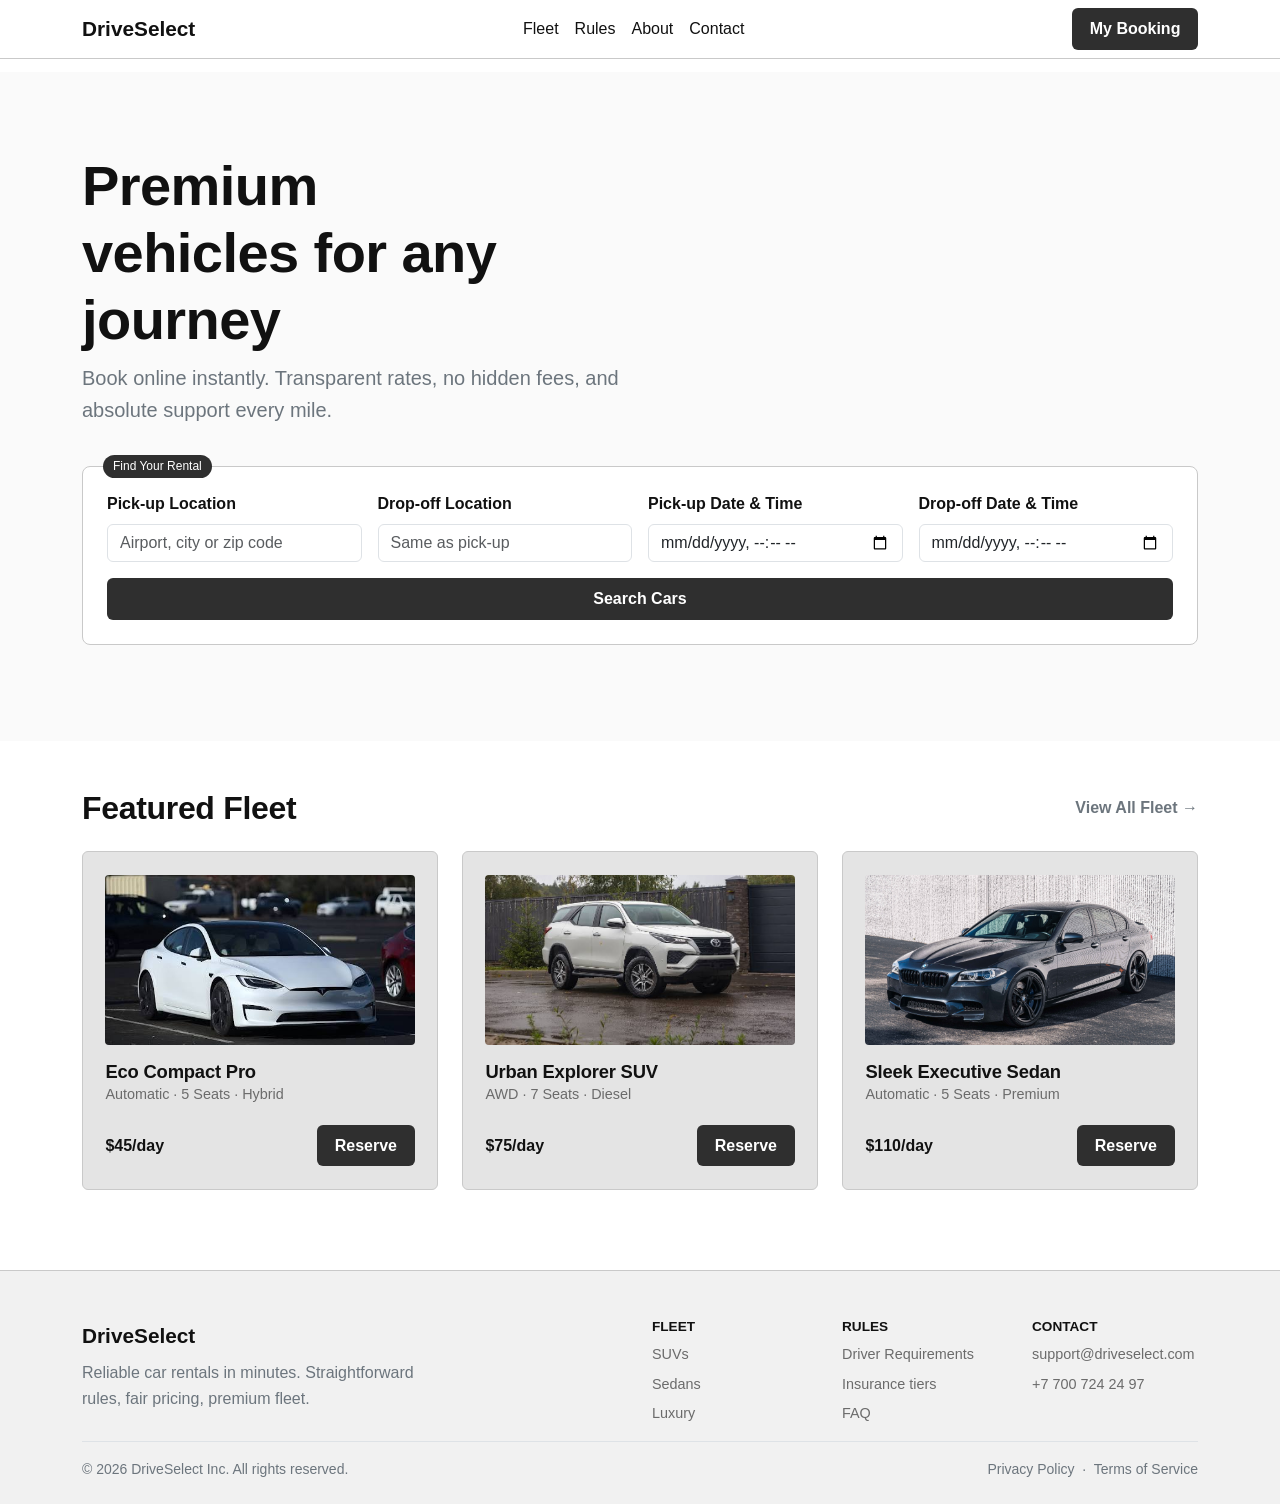
<file: index.html>
<!DOCTYPE html>
<html lang="en">
<head>
  <meta charset="UTF-8">
  <meta name="viewport" content="width=device-width, initial-scale=1">
  <title>Home | DriveSelect</title>
  <link href="https://cdn.jsdelivr.net/npm/bootstrap@5.3.3/dist/css/bootstrap.min.css" rel="stylesheet">
  <link href="css/style.css" rel="stylesheet">
</head>
<body>

  <header id="siteHeader">
    <nav class="navbar navbar-expand-md" aria-label="Main navigation">
      <div class="container">
        <a class="logo" href="index.html">DriveSelect</a>

        <button class="navbar-toggler" type="button"
                data-bs-toggle="collapse" data-bs-target="#menu"
                aria-controls="menu" aria-expanded="false" aria-label="Toggle navigation">
          <span class="navbar-toggler-icon"></span>
        </button>

        <div class="collapse navbar-collapse" id="menu">
          <ul class="navbar-nav mx-auto">
            <li class="nav-item"><a class="nav-link" href="fleet.html">Fleet</a></li>
            <li class="nav-item"><a class="nav-link" href="rules.html">Rules</a></li>
            <li class="nav-item"><a class="nav-link" href="about.html">About</a></li>
            <li class="nav-item"><a class="nav-link" href="contact.html">Contact</a></li>
          </ul>
          <a href="contact.html" class="btn btn-dark-ws">My Booking</a>
        </div>
      </div>
    </nav>
  </header>
  <main>

    <section class="hero">
      <div class="container">
        <h1>Premium vehicles for any journey</h1>
        <p class="lead text-secondary col-md-6 px-0">
          Book online instantly. Transparent rates, no hidden fees, and absolute support every mile.
        </p>

        <form class="search-widget" action="fleet.html">
          <span class="tag">Find Your Rental</span>
          <div class="row g-3 align-items-end">

            <div class="col-12 col-md-6 col-lg-3">
              <label class="form-label fw-semibold" for="pu">Pick-up Location</label>
              <input type="text" class="form-control" id="pu" placeholder="Airport, city or zip code">
            </div>

            <div class="col-12 col-md-6 col-lg-3">
              <label class="form-label fw-semibold" for="do">Drop-off Location</label>
              <input type="text" class="form-control" id="do" placeholder="Same as pick-up">
            </div>

            <div class="col-12 col-md-6 col-lg-3">
              <label class="form-label fw-semibold" for="pd">Pick-up Date &amp; Time</label>
              <input type="datetime-local" class="form-control" id="pd">
            </div>

            <div class="col-12 col-md-6 col-lg-3">
              <label class="form-label fw-semibold" for="dd">Drop-off Date &amp; Time</label>
              <input type="datetime-local" class="form-control" id="dd">
            </div>
          </div>
          <button class="btn btn-dark-ws mt-3 w-100" type="submit">Search Cars</button>
        </form>
      </div>
    </section>

    <section class="container pt-5">
      <div class="d-flex justify-content-between align-items-center mb-4">
        <h2 class="mb-0">Featured Fleet</h2>
        <a class="fw-semibold text-secondary" href="fleet.html">View All Fleet &rarr;</a>
      </div>

      <div class="car-grid">

        <article class="car-card">
          <img class="car-img" src="imegas/tesla.jpg" alt="Eco Compact Pro" loading="lazy">
          <h3>Eco Compact Pro</h3>
          <p class="meta mb-0">Automatic &middot; 5 Seats &middot; Hybrid</p>
          <div class="car-bottom">
            <span class="price">$45/day</span>
            <a href="contact.html" class="btn btn-dark-ws">Reserve</a>
          </div>
        </article>

        <article class="car-card">
          <img class="car-img" src="imegas/fortuner.jpg" alt="Urban Explorer SUV" loading="lazy">
          <h3>Urban Explorer SUV</h3>
          <p class="meta mb-0">AWD &middot; 7 Seats &middot; Diesel</p>
          <div class="car-bottom">
            <span class="price">$75/day</span>
            <a href="contact.html" class="btn btn-dark-ws">Reserve</a>
          </div>
        </article>

        <article class="car-card">
          <img class="car-img" src="imegas/f10.jpg" alt="Sleek Executive Sedan" loading="lazy">
          <h3>Sleek Executive Sedan</h3>
          <p class="meta mb-0">Automatic &middot; 5 Seats &middot; Premium</p>
          <div class="car-bottom">
            <span class="price">$110/day</span>
            <a href="contact.html" class="btn btn-dark-ws">Reserve</a>
          </div>
        </article>
      </div>
    </section>

  </main>

  <footer>
    <div class="container">
      <div class="row g-4">
        <div class="col-12 col-md-6">
          <p class="logo mb-2">DriveSelect</p>
          <p class="text-secondary col-md-8 px-0">
            Reliable car rentals in minutes. Straightforward rules, fair pricing, premium fleet.
          </p>
        </div>

        <div class="col-4 col-md-2">
          <h4>Fleet</h4>
          <ul class="list-unstyled">
            <li>SUVs</li>
            <li>Sedans</li>
            <li>Luxury</li>
          </ul>
        </div>

        <div class="col-4 col-md-2">
          <h4>Rules</h4>
          <ul class="list-unstyled">
            <li><a href="rules.html">Driver Requirements</a></li>
            <li><a href="rules.html">Insurance tiers</a></li>
            <li><a href="rules.html">FAQ</a></li>
          </ul>
        </div>

        <div class="col-4 col-md-2">
          <h4>Contact</h4>
          <ul class="list-unstyled">
            <li>support@driveselect.com</li>
            <li>+7 700 724 24 97</li>
          </ul>
        </div>
      </div>

      <div class="d-flex justify-content-between flex-wrap gap-2 border-top pt-3 small text-secondary">
        <span>&copy; 2026 DriveSelect Inc. All rights reserved.</span>
        <span>Privacy Policy &nbsp;&middot;&nbsp; Terms of Service</span>
      </div>
    </div>
  </footer>

  <script src="https://cdn.jsdelivr.net/npm/bootstrap@5.3.3/dist/js/bootstrap.bundle.min.js"></script>
</body>
</html>
</file>
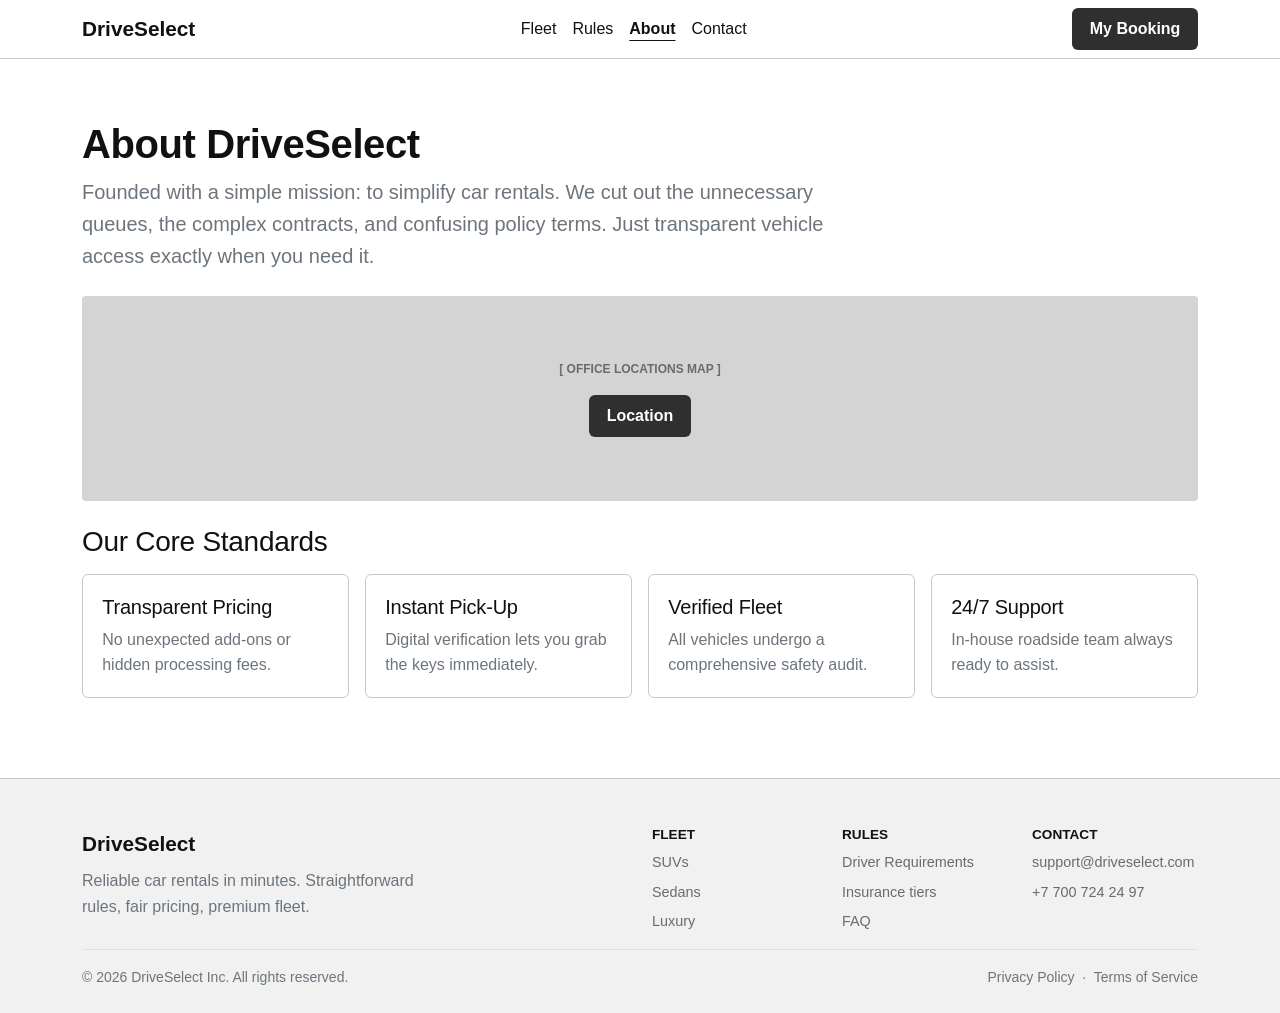
<file: about.html>
<!DOCTYPE html>
<html lang="en">
<head>
  <meta charset="UTF-8">
  <meta name="viewport" content="width=device-width, initial-scale=1">
  <title>About | DriveSelect</title>
  <link href="https://cdn.jsdelivr.net/npm/bootstrap@5.3.3/dist/css/bootstrap.min.css" rel="stylesheet">
  <link href="css/style.css" rel="stylesheet">
</head>
<body>

  
  <header id="siteHeader">
    <nav class="navbar navbar-expand-md" aria-label="Main navigation">
      <div class="container">
        <a class="logo" href="index.html">DriveSelect</a>

        <button class="navbar-toggler" type="button"
                data-bs-toggle="collapse" data-bs-target="#menu"
                aria-controls="menu" aria-expanded="false" aria-label="Toggle navigation">
          <span class="navbar-toggler-icon"></span>
        </button>

        <div class="collapse navbar-collapse" id="menu">
          <ul class="navbar-nav mx-auto">
            <li class="nav-item"><a class="nav-link" href="fleet.html">Fleet</a></li>
            <li class="nav-item"><a class="nav-link" href="rules.html">Rules</a></li>
            <li class="nav-item"><a class="nav-link active" href="about.html">About</a></li>
            <li class="nav-item"><a class="nav-link" href="contact.html">Contact</a></li>
          </ul>
          <a href="contact.html" class="btn btn-dark-ws">My Booking</a>
        </div>
      </div>
    </nav>
  </header>

  <main>
    <section class="container pt-5">
      <h1>About DriveSelect</h1>
      <p class="lead text-secondary col-lg-8 px-0">
        Founded with a simple mission: to simplify car rentals. We cut out the unnecessary
        queues, the complex contracts, and confusing policy terms. Just transparent vehicle
        access exactly when you need it.
      </p>

      
      <div class="photo my-4 d-flex flex-column align-items-center justify-content-center gap-3"
           style="padding:4rem 0">
        <span>[ OFFICE LOCATIONS MAP ]</span>
        <a class="btn btn-dark-ws" id="locationBtn"
           href="https://2gis.kz/astana/geo/70000001061742254"
           target="_blank" rel="noopener noreferrer">Location</a>
      </div>

      
      <h2 class="h3 mb-3">Our Core Standards</h2>
      <div class="about-grid">
        <div>
          <h3 class="h5">Transparent Pricing</h3>
          <p class="mb-0 text-secondary">No unexpected add-ons or hidden processing fees.</p>
        </div>
        <div>
          <h3 class="h5">Instant Pick-Up</h3>
          <p class="mb-0 text-secondary">Digital verification lets you grab the keys immediately.</p>
        </div>
        <div>
          <h3 class="h5">Verified Fleet</h3>
          <p class="mb-0 text-secondary">All vehicles undergo a comprehensive safety audit.</p>
        </div>
        <div>
          <h3 class="h5">24/7 Support</h3>
          <p class="mb-0 text-secondary">In-house roadside team always ready to assist.</p>
        </div>
      </div>
    </section>
  </main>

  
  <footer>
    <div class="container">
      <div class="row g-4">
        <div class="col-12 col-md-6">
          <p class="logo mb-2">DriveSelect</p>
          <p class="text-secondary col-md-8 px-0">
            Reliable car rentals in minutes. Straightforward rules, fair pricing, premium fleet.
          </p>
        </div>

        <div class="col-4 col-md-2">
          <h4>Fleet</h4>
          <ul class="list-unstyled">
            <li>SUVs</li>
            <li>Sedans</li>
            <li>Luxury</li>
          </ul>
        </div>

        <div class="col-4 col-md-2">
          <h4>Rules</h4>
          <ul class="list-unstyled">
            <li><a href="rules.html">Driver Requirements</a></li>
            <li><a href="rules.html">Insurance tiers</a></li>
            <li><a href="rules.html">FAQ</a></li>
          </ul>
        </div>

        <div class="col-4 col-md-2">
          <h4>Contact</h4>
          <ul class="list-unstyled">
            <li>support@driveselect.com</li>
            <li>+7 700 724 24 97</li>
          </ul>
        </div>
      </div>

      <div class="d-flex justify-content-between flex-wrap gap-2 border-top pt-3 small text-secondary">
        <span>&copy; 2026 DriveSelect Inc. All rights reserved.</span>
        <span>Privacy Policy &nbsp;&middot;&nbsp; Terms of Service</span>
      </div>
    </div>
  </footer>

  <script src="https://cdn.jsdelivr.net/npm/bootstrap@5.3.3/dist/js/bootstrap.bundle.min.js"></script>
</body>
</html>
</file>
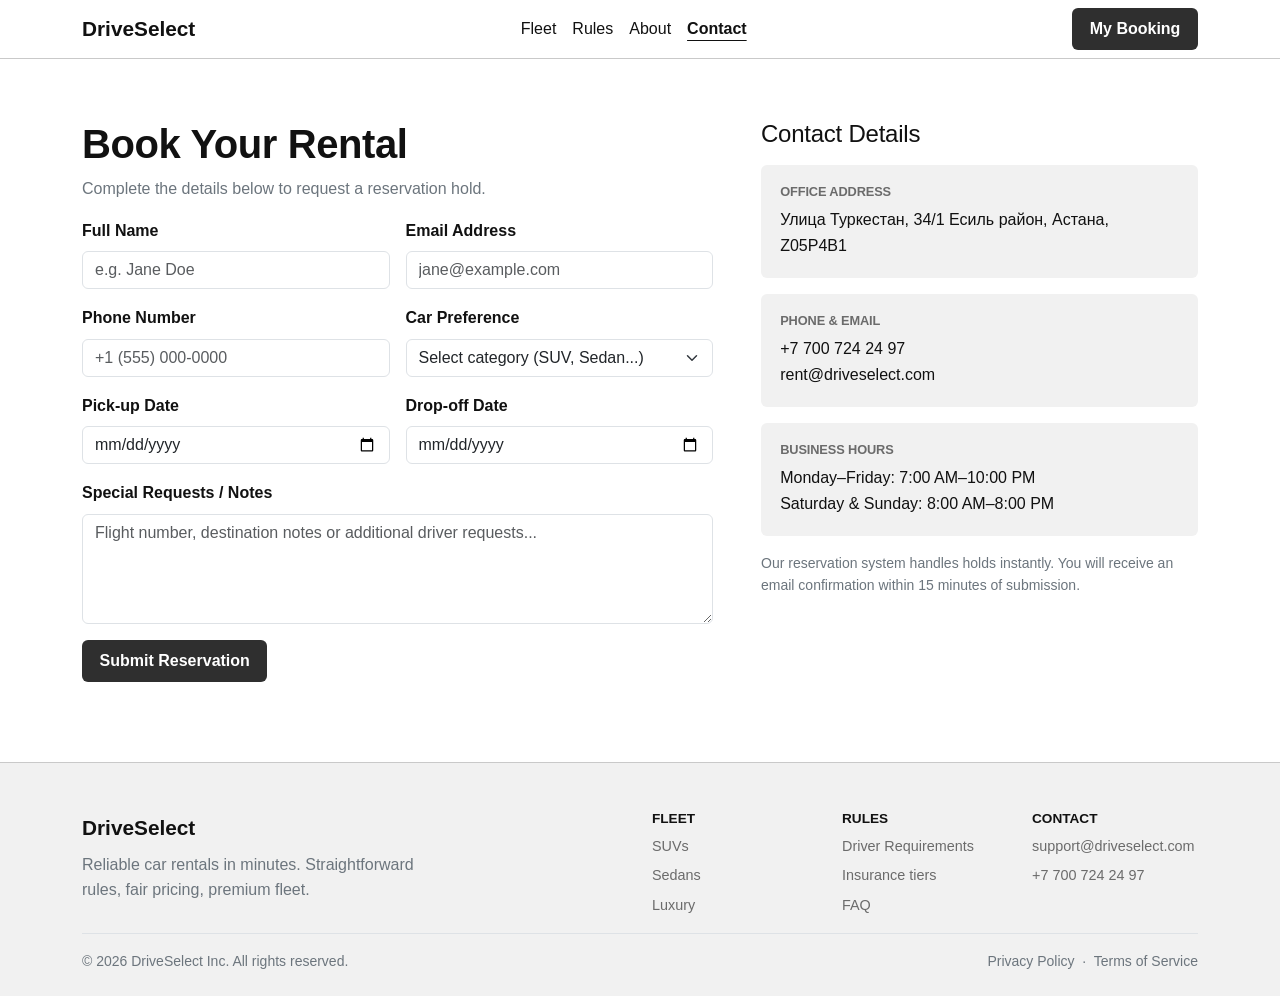
<file: contact.html>
<!DOCTYPE html>
<html lang="en">
<head>
  <meta charset="UTF-8">
  <meta name="viewport" content="width=device-width, initial-scale=1">
  <title>Contact | DriveSelect</title>
  <link href="https://cdn.jsdelivr.net/npm/bootstrap@5.3.3/dist/css/bootstrap.min.css" rel="stylesheet">
  <link href="css/style.css" rel="stylesheet">
</head>
<body>

  <header id="siteHeader">
    <nav class="navbar navbar-expand-md" aria-label="Main navigation">
      <div class="container">
        <a class="logo" href="index.html">DriveSelect</a>

        <button class="navbar-toggler" type="button"
                data-bs-toggle="collapse" data-bs-target="#menu"
                aria-controls="menu" aria-expanded="false" aria-label="Toggle navigation">
          <span class="navbar-toggler-icon"></span>
        </button>

        <div class="collapse navbar-collapse" id="menu">
          <ul class="navbar-nav mx-auto">
            <li class="nav-item"><a class="nav-link" href="fleet.html">Fleet</a></li>
            <li class="nav-item"><a class="nav-link" href="rules.html">Rules</a></li>
            <li class="nav-item"><a class="nav-link" href="about.html">About</a></li>
            <li class="nav-item"><a class="nav-link active" href="contact.html">Contact</a></li>
          </ul>
          <a href="contact.html" class="btn btn-dark-ws">My Booking</a>
        </div>
      </div>
    </nav>
  </header>

  <main>
    <section class="container pt-5">
      <div class="row g-5">

        <div class="col-12 col-lg-7">
          <h1>Book Your Rental</h1>
          <p class="text-secondary">Complete the details below to request a reservation hold.</p>

          <form action="#" method="post">
            <div class="row g-3">

            <div class="col-12 col-md-6">
              <label class="form-label fw-semibold" for="name">Full Name</label>
              <input type="text" class="form-control" id="name" name="name" placeholder="e.g. Jane Doe">
            </div>

            <div class="col-12 col-md-6">
              <label class="form-label fw-semibold" for="email">Email Address</label>
              <input type="email" class="form-control" id="email" name="email" placeholder="jane@example.com">
            </div>

            <div class="col-12 col-md-6">
              <label class="form-label fw-semibold" for="phone">Phone Number</label>
              <input type="tel" class="form-control" id="phone" name="phone" placeholder="+1 (555) 000-0000">
            </div>

              <div class="col-12 col-md-6">
                <label class="form-label fw-semibold" for="car">Car Preference</label>
                <select class="form-select" id="car">
                <option>Select category (SUV, Sedan...)</option>
                <option>SUV</option>
                <option>Sedan</option>
                <option>Compact</option>
                <option>Luxury</option>
                </select>
              </div>

            <div class="col-12 col-md-6">
              <label class="form-label fw-semibold" for="pu">Pick-up Date</label>
              <input type="date" class="form-control" id="pu" name="pu">
            </div>

            <div class="col-12 col-md-6">
              <label class="form-label fw-semibold" for="do">Drop-off Date</label>
              <input type="date" class="form-control" id="do" name="do">
            </div>

              <div class="col-12">
                <label class="form-label fw-semibold" for="notes">Special Requests / Notes</label>
                <textarea class="form-control" id="notes" rows="4"
                          placeholder="Flight number, destination notes or additional driver requests..."></textarea>
              </div>

              <div class="col-12">
                <button type="submit" class="btn btn-dark-ws">Submit Reservation</button>
              </div>
            </div>
          </form>
        </div>

        <aside class="col-12 col-lg-5">
          <h2 class="h4 mb-3">Contact Details</h2>

          <div class="info-card">
            <h3>Office Address</h3>
            <address class="mb-0">
              Улица Туркестан, 34/1
              Есиль район, Астана, Z05P4B1
            </address>
          </div>

          <div class="info-card">
            <h3>Phone &amp; Email</h3>
            <p class="mb-0">
              +7 700 724 24 97<br>
              rent@driveselect.com
            </p>
          </div>

          <div class="info-card">
            <h3>Business Hours</h3>
            <p class="mb-0">
              Monday&ndash;Friday: 7:00 AM&ndash;10:00 PM<br>
              Saturday &amp; Sunday: 8:00 AM&ndash;8:00 PM
            </p>
          </div>

          <p class="small text-secondary">
            Our reservation system handles holds instantly. You will receive an email
            confirmation within 15 minutes of submission.
          </p>
        </aside>

      </div>
    </section>
  </main>

  <footer>
    <div class="container">
      <div class="row g-4">
        <div class="col-12 col-md-6">
          <p class="logo mb-2">DriveSelect</p>
          <p class="text-secondary col-md-8 px-0">
            Reliable car rentals in minutes. Straightforward rules, fair pricing, premium fleet.
          </p>
        </div>

        <div class="col-4 col-md-2">
          <h4>Fleet</h4>
          <ul class="list-unstyled">
            <li>SUVs</li>
            <li>Sedans</li>
            <li>Luxury</li>
          </ul>
        </div>

        <div class="col-4 col-md-2">
          <h4>Rules</h4>
          <ul class="list-unstyled">
            <li><a href="rules.html">Driver Requirements</a></li>
            <li><a href="rules.html">Insurance tiers</a></li>
            <li><a href="rules.html">FAQ</a></li>
          </ul>
        </div>

        <div class="col-4 col-md-2">
          <h4>Contact</h4>
          <ul class="list-unstyled">
            <li>support@driveselect.com</li>
            <li>+7 700 724 24 97</li>
          </ul>
        </div>
      </div>

      <div class="d-flex justify-content-between flex-wrap gap-2 border-top pt-3 small text-secondary">
        <span>&copy; 2026 DriveSelect Inc. All rights reserved.</span>
        <span>Privacy Policy &nbsp;&middot;&nbsp; Terms of Service</span>
      </div>
    </div>
  </footer>

  <script src="https://cdn.jsdelivr.net/npm/bootstrap@5.3.3/dist/js/bootstrap.bundle.min.js"></script>
</body>
</html>
</file>
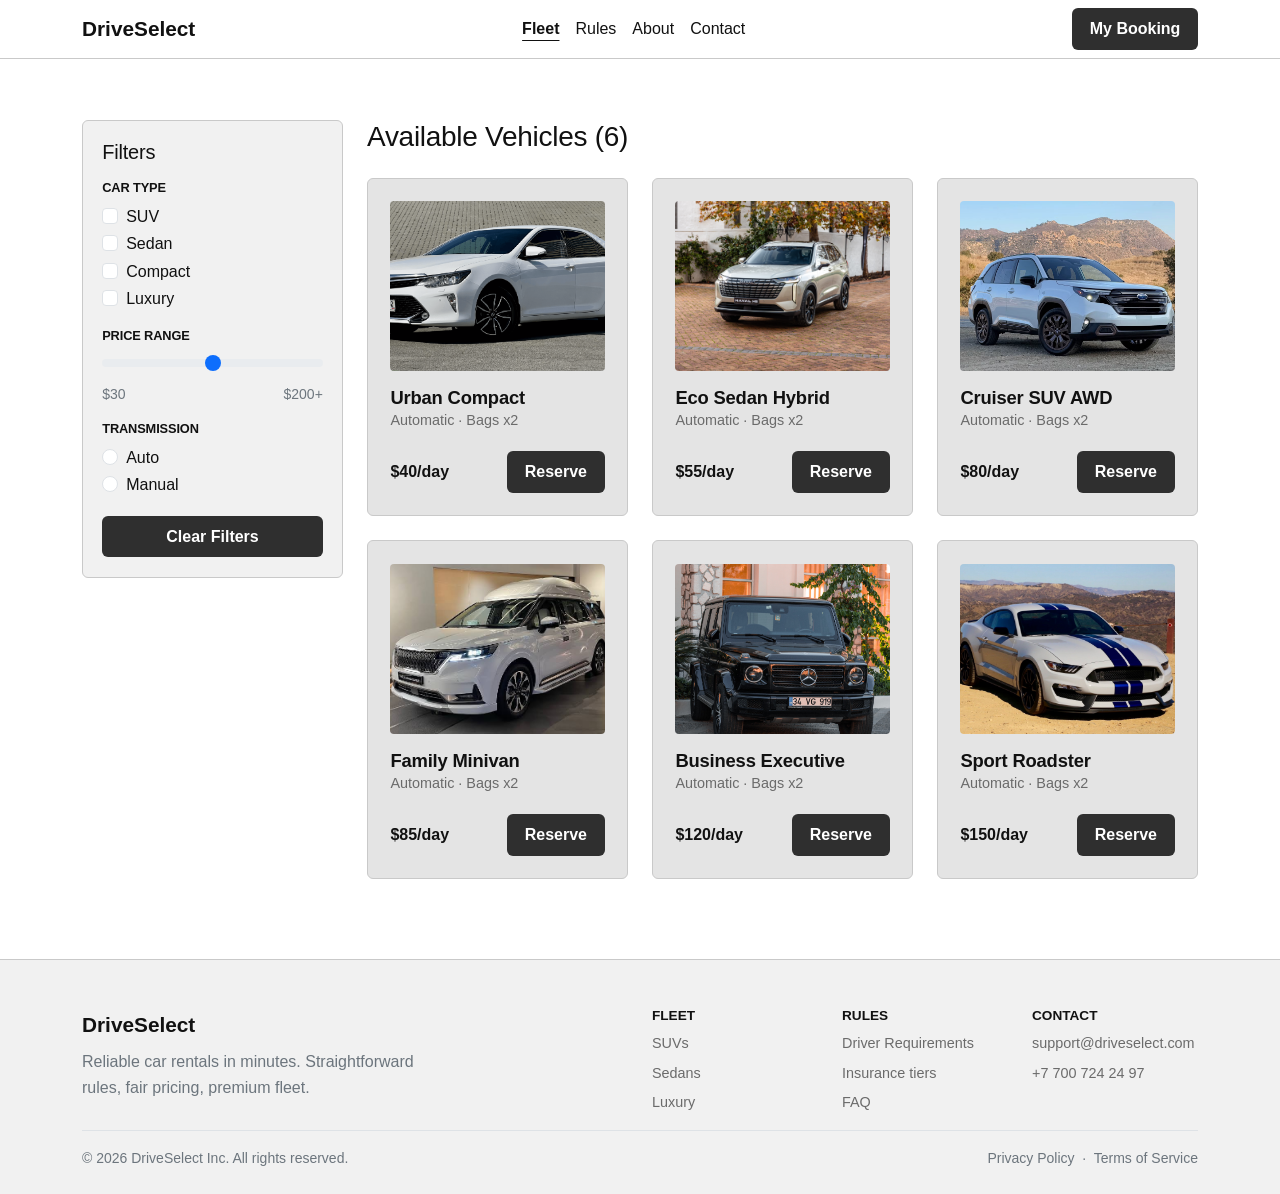
<file: fleet.html>
<!DOCTYPE html>
<html lang="en">
<head>
  <meta charset="UTF-8">
  <meta name="viewport" content="width=device-width, initial-scale=1">
  <title>Fleet | DriveSelect</title>
  <link href="https://cdn.jsdelivr.net/npm/bootstrap@5.3.3/dist/css/bootstrap.min.css" rel="stylesheet">
  <link href="css/style.css" rel="stylesheet">
</head>
<body>

  <header id="siteHeader">
    <nav class="navbar navbar-expand-md" aria-label="Main navigation">
      <div class="container">
        <a class="logo" href="index.html">DriveSelect</a>

        <button class="navbar-toggler" type="button"
                data-bs-toggle="collapse" data-bs-target="#menu"
                aria-controls="menu" aria-expanded="false" aria-label="Toggle navigation">
          <span class="navbar-toggler-icon"></span>
        </button>

        <div class="collapse navbar-collapse" id="menu">
          <ul class="navbar-nav mx-auto">
            <li class="nav-item"><a class="nav-link active" href="fleet.html">Fleet</a></li>
            <li class="nav-item"><a class="nav-link" href="rules.html">Rules</a></li>
            <li class="nav-item"><a class="nav-link" href="about.html">About</a></li>
            <li class="nav-item"><a class="nav-link" href="contact.html">Contact</a></li>
          </ul>
          <a href="contact.html" class="btn btn-dark-ws">My Booking</a>
        </div>
      </div>
    </nav>
  </header>

  <main>
    <section class="container pt-5">
      <div class="row g-4">
        <aside class="col-12 col-lg-3">
          <form class="filters">
            <h2 class="h5">Filters</h2>

            <h3>Car Type</h3>
            <div class="form-check">
              <input class="form-check-input" type="checkbox" id="SUV">
              <label class="form-check-label" for="SUV">SUV</label>
            </div>

            <div class="form-check">
              <input class="form-check-input" type="checkbox" id="Sedan">
              <label class="form-check-label" for="Sedan">Sedan</label>
            </div>

            <div class="form-check">
              <input class="form-check-input" type="checkbox" id="Compact">
              <label class="form-check-label" for="Compact">Compact</label>
            </div>

            <div class="form-check">
              <input class="form-check-input" type="checkbox" id="Luxury">
              <label class="form-check-label" for="Luxury">Luxury</label>
            </div>

            <h3>Price Range</h3>
            <input type="range" class="form-range" min="30" max="200" id="price" aria-label="Price range">
            <div class="d-flex justify-content-between small text-secondary">
              <span>$30</span>
              <span>$200+</span>
            </div>

            <h3>Transmission</h3>
            <div class="form-check">
              <input class="form-check-input" type="radio" name="tr" id="auto">
              <label class="form-check-label" for="auto">Auto</label>
            </div>
            <div class="form-check">
              <input class="form-check-input" type="radio" name="tr" id="man">
              <label class="form-check-label" for="man">Manual</label>
            </div>

            <button type="reset" class="btn btn-dark-ws w-100 mt-3">Clear Filters</button>
          </form>
        </aside>

        <div class="col-12 col-lg-9">
          <h1 class="h3 mb-4">Available Vehicles (6)</h1>

          <div class="car-grid" style="grid-template-columns:repeat(auto-fill,minmax(230px,1fr))">

            <article class="car-card">
              <img class="car-img" src="imegas/55.png" alt="Urban Compact" loading="lazy">
              <h3>Urban Compact</h3>
              <p class="meta mb-0">Automatic &middot; Bags x2</p>
              <div class="car-bottom">
                <span class="price">$40/day</span>
                <a href="contact.html" class="btn btn-dark-ws">Reserve</a>
              </div>
            </article>

            <article class="car-card">
              <img class="car-img" src="imegas/Haval.jpg" alt="Eco Sedan Hybrid" loading="lazy">
              <h3>Eco Sedan Hybrid</h3>
              <p class="meta mb-0">Automatic &middot; Bags x2</p>
              <div class="car-bottom">
                <span class="price">$55/day</span>
                <a href="contact.html" class="btn btn-dark-ws">Reserve</a>
              </div>
            </article>

            <article class="car-card">
              <img class="car-img" src="imegas/forester.jpg" alt="Cruiser SUV AWD" loading="lazy">
              <h3>Cruiser SUV AWD</h3>
              <p class="meta mb-0">Automatic &middot; Bags x2</p>
              <div class="car-bottom">
                <span class="price">$80/day</span>
                <a href="contact.html" class="btn btn-dark-ws">Reserve</a>
              </div>
            </article>

            <article class="car-card">
              <img class="car-img" src="imegas/carnival.jpg" alt="Family Minivan" loading="lazy">
              <h3>Family Minivan</h3>
              <p class="meta mb-0">Automatic &middot; Bags x2</p>
              <div class="car-bottom">
                <span class="price">$85/day</span>
                <a href="contact.html" class="btn btn-dark-ws">Reserve</a>
              </div>
            </article>

            <article class="car-card">
              <img class="car-img" src="imegas/mercedes.jpg" alt="Business Executive" loading="lazy">
              <h3>Business Executive</h3>
              <p class="meta mb-0">Automatic &middot; Bags x2</p>
              <div class="car-bottom">
                <span class="price">$120/day</span>
                <a href="contact.html" class="btn btn-dark-ws">Reserve</a>
              </div>
            </article>

            <article class="car-card">
              <img class="car-img" src="imegas/shelby.jpg" alt="Sport Roadster" loading="lazy">
              <h3>Sport Roadster</h3>
              <p class="meta mb-0">Automatic &middot; Bags x2</p>
              <div class="car-bottom">
                <span class="price">$150/day</span>
                <a href="contact.html" class="btn btn-dark-ws">Reserve</a>
              </div>
            </article>
          </div>
        </div>

      </div>
    </section>
  </main>

  <footer>
    <div class="container">
      <div class="row g-4">
        <div class="col-12 col-md-6">
          <p class="logo mb-2">DriveSelect</p>
          <p class="text-secondary col-md-8 px-0">
            Reliable car rentals in minutes. Straightforward rules, fair pricing, premium fleet.
          </p>
        </div>

        <div class="col-4 col-md-2">
          <h4>Fleet</h4>
          <ul class="list-unstyled">
            <li>SUVs</li>
            <li>Sedans</li>
            <li>Luxury</li>
          </ul>
        </div>

        <div class="col-4 col-md-2">
          <h4>Rules</h4>
          <ul class="list-unstyled">
            <li><a href="rules.html">Driver Requirements</a></li>
            <li><a href="rules.html">Insurance tiers</a></li>
            <li><a href="rules.html">FAQ</a></li>
          </ul>
        </div>

        <div class="col-4 col-md-2">
          <h4>Contact</h4>
          <ul class="list-unstyled">
            <li>support@driveselect.com</li>
            <li>+7 700 724 24 97</li>
          </ul>
        </div>
      </div>

      <div class="d-flex justify-content-between flex-wrap gap-2 border-top pt-3 small text-secondary">
        <span>&copy; 2026 DriveSelect Inc. All rights reserved.</span>
        <span>Privacy Policy &nbsp;&middot;&nbsp; Terms of Service</span>
      </div>
    </div>
  </footer>

  <script src="https://cdn.jsdelivr.net/npm/bootstrap@5.3.3/dist/js/bootstrap.bundle.min.js"></script>
</body>
</html>
</file>
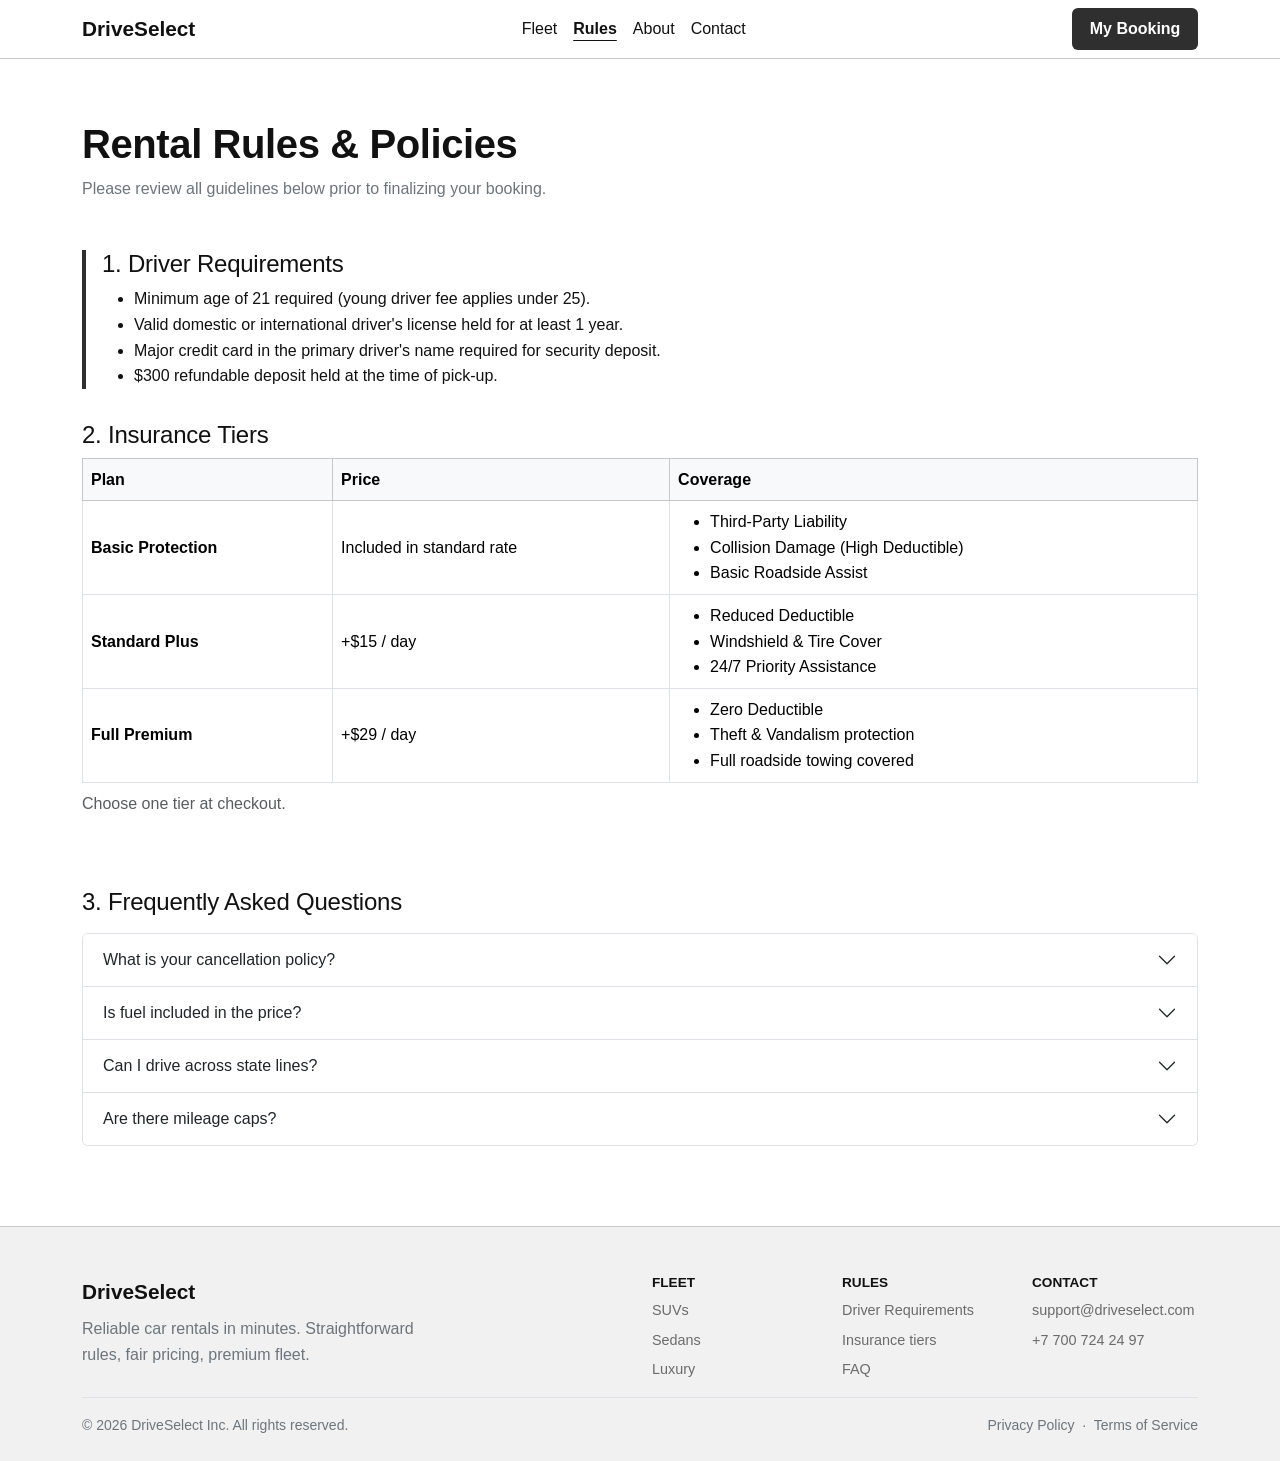
<file: rules.html>
<!DOCTYPE html>
<html lang="en">
<head>
  <meta charset="UTF-8">
  <meta name="viewport" content="width=device-width, initial-scale=1">
  <title>Rules | DriveSelect</title>
  <link href="https://cdn.jsdelivr.net/npm/bootstrap@5.3.3/dist/css/bootstrap.min.css" rel="stylesheet">
  <link href="css/style.css" rel="stylesheet">
</head>
<body>

  <header id="siteHeader">
    <nav class="navbar navbar-expand-md" aria-label="Main navigation">
      <div class="container">
        <a class="logo" href="index.html">DriveSelect</a>

        <button class="navbar-toggler" type="button"
                data-bs-toggle="collapse" data-bs-target="#menu"
                aria-controls="menu" aria-expanded="false" aria-label="Toggle navigation">
          <span class="navbar-toggler-icon"></span>
        </button>

        <div class="collapse navbar-collapse" id="menu">
          <ul class="navbar-nav mx-auto">
            <li class="nav-item"><a class="nav-link" href="fleet.html">Fleet</a></li>
            <li class="nav-item"><a class="nav-link active" href="rules.html">Rules</a></li>
            <li class="nav-item"><a class="nav-link" href="about.html">About</a></li>
            <li class="nav-item"><a class="nav-link" href="contact.html">Contact</a></li>
          </ul>
          <a href="contact.html" class="btn btn-dark-ws">My Booking</a>
        </div>
      </div>
    </nav>
  </header>

  <main>
    <section class="container pt-5">
      <h1>Rental Rules &amp; Policies</h1>
      <p class="text-secondary mb-5">Please review all guidelines below prior to finalizing your booking.</p>

      <div class="rule-block">
        <h2 class="h4">1. Driver Requirements</h2>
        <ul>
          <li>Minimum age of 21 required (young driver fee applies under 25).</li>
          <li>Valid domestic or international driver's license held for at least 1 year.</li>
          <li>Major credit card in the primary driver's name required for security deposit.</li>
          <li>$300 refundable deposit held at the time of pick-up.</li>
        </ul>
      </div>

      <h2 class="h4">2. Insurance Tiers</h2>
      <div class="table-responsive mb-5">
        <table class="table table-bordered align-middle">
          <caption>Choose one tier at checkout.</caption>
          <thead class="table-light">
            <tr>
              <th scope="col">Plan</th>
              <th scope="col">Price</th>
              <th scope="col">Coverage</th>
            </tr>
          </thead>
          <tbody>
            <tr>
              <th scope="row">Basic Protection</th>
              <td>Included in standard rate</td>
              <td>
                <ul class="mb-0">
                  <li>Third-Party Liability</li>
                  <li>Collision Damage (High Deductible)</li>
                  <li>Basic Roadside Assist</li>
                </ul>
              </td>
            </tr>

            <tr>
              <th scope="row">Standard Plus</th>
              <td>+$15 / day</td>
              <td>
                <ul class="mb-0">
                  <li>Reduced Deductible</li>
                  <li>Windshield &amp; Tire Cover</li>
                  <li>24/7 Priority Assistance</li>
                </ul>
              </td>
            </tr>

            <tr>
              <th scope="row">Full Premium</th>
              <td>+$29 / day</td>
              <td>
                <ul class="mb-0">
                  <li>Zero Deductible</li>
                  <li>Theft &amp; Vandalism protection</li>
                  <li>Full roadside towing covered</li>
                </ul>
              </td>
            </tr>
          </tbody>
        </table>
      </div>

      <h2 class="h4 mb-3">3. Frequently Asked Questions</h2>
      <div class="accordion" id="faq">
        <div class="accordion-item">
          <h3 class="accordion-header h6">
            <button class="accordion-button collapsed" type="button"
                    data-bs-toggle="collapse" data-bs-target="#q0">
              What is your cancellation policy?
            </button>
          </h3>
          <div id="q0" class="accordion-collapse collapse" data-bs-parent="#faq">
            <div class="accordion-body">Free cancellation up to 24 hours before pick-up.</div>
          </div>
        </div>

        <div class="accordion-item">
          <h3 class="accordion-header h6">
            <button class="accordion-button collapsed" type="button"
                    data-bs-toggle="collapse" data-bs-target="#q1">
              Is fuel included in the price?
            </button>
          </h3>
          <div id="q1" class="accordion-collapse collapse" data-bs-parent="#faq">
            <div class="accordion-body">No. Return the car with the same fuel level.</div>
          </div>
        </div>

        <div class="accordion-item">
          <h3 class="accordion-header h6">
            <button class="accordion-button collapsed" type="button"
                    data-bs-toggle="collapse" data-bs-target="#q2">
              Can I drive across state lines?
            </button>
          </h3>
          <div id="q2" class="accordion-collapse collapse" data-bs-parent="#faq">
            <div class="accordion-body">Yes, within the contiguous states.</div>
          </div>
        </div>

        <div class="accordion-item">
          <h3 class="accordion-header h6">
            <button class="accordion-button collapsed" type="button"
                    data-bs-toggle="collapse" data-bs-target="#q3">
              Are there mileage caps?
            </button>
          </h3>
          <div id="q3" class="accordion-collapse collapse" data-bs-parent="#faq">
            <div class="accordion-body">Standard rentals include 200 miles per day.</div>
          </div>
        </div>
      </div>
    </section>
  </main>

  <footer>
    <div class="container">
      <div class="row g-4">
        <div class="col-12 col-md-6">
          <p class="logo mb-2">DriveSelect</p>
          <p class="text-secondary col-md-8 px-0">
            Reliable car rentals in minutes. Straightforward rules, fair pricing, premium fleet.
          </p>
        </div>

        <div class="col-4 col-md-2">
          <h4>Fleet</h4>
          <ul class="list-unstyled">
            <li>SUVs</li>
            <li>Sedans</li>
            <li>Luxury</li>
          </ul>
        </div>

        <div class="col-4 col-md-2">
          <h4>Rules</h4>
          <ul class="list-unstyled">
            <li><a href="rules.html">Driver Requirements</a></li>
            <li><a href="rules.html">Insurance tiers</a></li>
            <li><a href="rules.html">FAQ</a></li>
          </ul>
        </div>

        <div class="col-4 col-md-2">
          <h4>Contact</h4>
          <ul class="list-unstyled">
            <li>support@driveselect.com</li>
            <li>+7 700 724 24 97</li>
          </ul>
        </div>
      </div>

      <div class="d-flex justify-content-between flex-wrap gap-2 border-top pt-3 small text-secondary">
        <span>&copy; 2026 DriveSelect Inc. All rights reserved.</span>
        <span>Privacy Policy &nbsp;&middot;&nbsp; Terms of Service</span>
      </div>
    </div>
  </footer>

  <script src="https://cdn.jsdelivr.net/npm/bootstrap@5.3.3/dist/js/bootstrap.bundle.min.js"></script>
</body>
</html>
</file>
<file: css/style.css>
:root {
  --ink: #111;
  --muted: #6b6b6b;
  --card: #e4e4e4;
  --line: #c9c9c9;
  --soft: #f1f1f1;
  --btn: #2f2f2f;
}

body {
  font-family: 'Inter', sans-serif;
  color: var(--ink);
  line-height: 1.6;
}

h1,
h2,
h3 {
  font-weight: 800;
  letter-spacing: -0.01em;
}

a {
  color: inherit;
  text-decoration: none;
}

#siteHeader {
  position: fixed;
  top: 0;
  left: 0;
  right: 0;
  z-index: 1000;
  background: #fff;
  border-bottom: 1px solid var(--line);
}

.logo {
  font-weight: 800;
  font-size: 1.3rem;
}

#siteHeader .nav-link {
  color: var(--ink);
  font-weight: 500;
}

#siteHeader .nav-link.active {
  font-weight: 700;
  text-decoration: underline;
  text-underline-offset: 6px;
}

main {
  padding-top: 72px;
}

.btn-dark-ws {
  background: var(--btn);
  color: #fff;
  font-weight: 600;
  border: 0;
  border-radius: 6px;
  padding: 0.55rem 1.1rem;
}

.btn-dark-ws:hover {
  background: #000;
  color: #fff;
}

.hero {
  position: relative;
  background: #fafafa;
  padding: 5rem 0 6rem;
}

.hero h1 {
  font-size: clamp(2rem, 5vw, 3.5rem);
  max-width: 14ch;
}

.search-widget {
  position: relative;
  background: #fff;
  border: 1px solid var(--line);
  border-radius: 8px;
  padding: 1.5rem;
  margin-top: 2.5rem;
}

.search-widget .tag {
  position: absolute;
  top: -12px;
  left: 20px;
  background: var(--btn);
  color: #fff;
  font-size: 0.75rem;
  padding: 2px 10px;
  border-radius: 12px;
}

.car-grid {
  display: grid;
  grid-template-columns: repeat(3, 1fr);
  gap: 1.5rem;
}

.car-card {
  background: var(--card);
  border: 1px solid var(--line);
  border-radius: 6px;
  padding: 1.4rem;
}

.car-card h3 {
  font-size: 1.15rem;
  margin: 0;
}

.car-card .meta {
  color: var(--muted);
  font-size: 0.9rem;
}

.car-bottom {
  display: flex;
  align-items: center;
  justify-content: space-between;
  gap: 0.75rem;
  margin-top: 1.2rem;
}

.price {
  font-weight: 800;
}

.photo {
  background: #d4d4d4;
  color: var(--muted);
  font-size: 0.75rem;
  font-weight: 600;
  text-align: center;
  padding: 1.8rem 0;
  border-radius: 4px;
  margin-bottom: 1rem;
}

.filters {
  background: var(--soft);
  border: 1px solid var(--line);
  border-radius: 6px;
  padding: 1.2rem;
}

.filters h3 {
  font-size: 0.8rem;
  margin-top: 1rem;
  text-transform: uppercase;
}

.rule-block {
  border-left: 4px solid var(--btn);
  padding-left: 1rem;
  margin-bottom: 2rem;
}

.about-grid {
  display: grid;
  grid-template-columns: repeat(4, 1fr);
  gap: 1rem;
}

.about-grid div {
  border: 1px solid var(--line);
  border-radius: 6px;
  padding: 1.2rem;
}

.info-card {
  background: var(--soft);
  border-radius: 6px;
  padding: 1.2rem;
  margin-bottom: 1rem;
}

.info-card h3 {
  font-size: 0.8rem;
  color: var(--muted);
  text-transform: uppercase;
}

footer {
  background: var(--soft);
  border-top: 1px solid var(--line);
  margin-top: 5rem;
  padding: 3rem 0 1.5rem;
}

footer h4 {
  font-size: 0.85rem;
  font-weight: 800;
  text-transform: uppercase;
}

footer li {
  margin-bottom: 0.4rem;
  color: var(--muted);
  font-size: 0.9rem;
}

:focus-visible {
  outline: 3px solid #000;
  outline-offset: 2px;
}

@media (max-width: 992px) {
  .car-grid {
    grid-template-columns: repeat(2, 1fr);
  }

  .about-grid {
    grid-template-columns: repeat(2, 1fr);
  }
}

@media (max-width: 576px) {
  .car-grid,
  .about-grid {
    grid-template-columns: 1fr;
  }

  .hero {
    padding: 3rem 0 4rem;
  }

  .car-bottom {
    flex-wrap: wrap;
  }
}

.car-img {
  display: block;
  width: 100%;
  height: 170px;
  object-fit: cover;
  border-radius: 4px;
  margin-bottom: 1rem;
}
</file>
